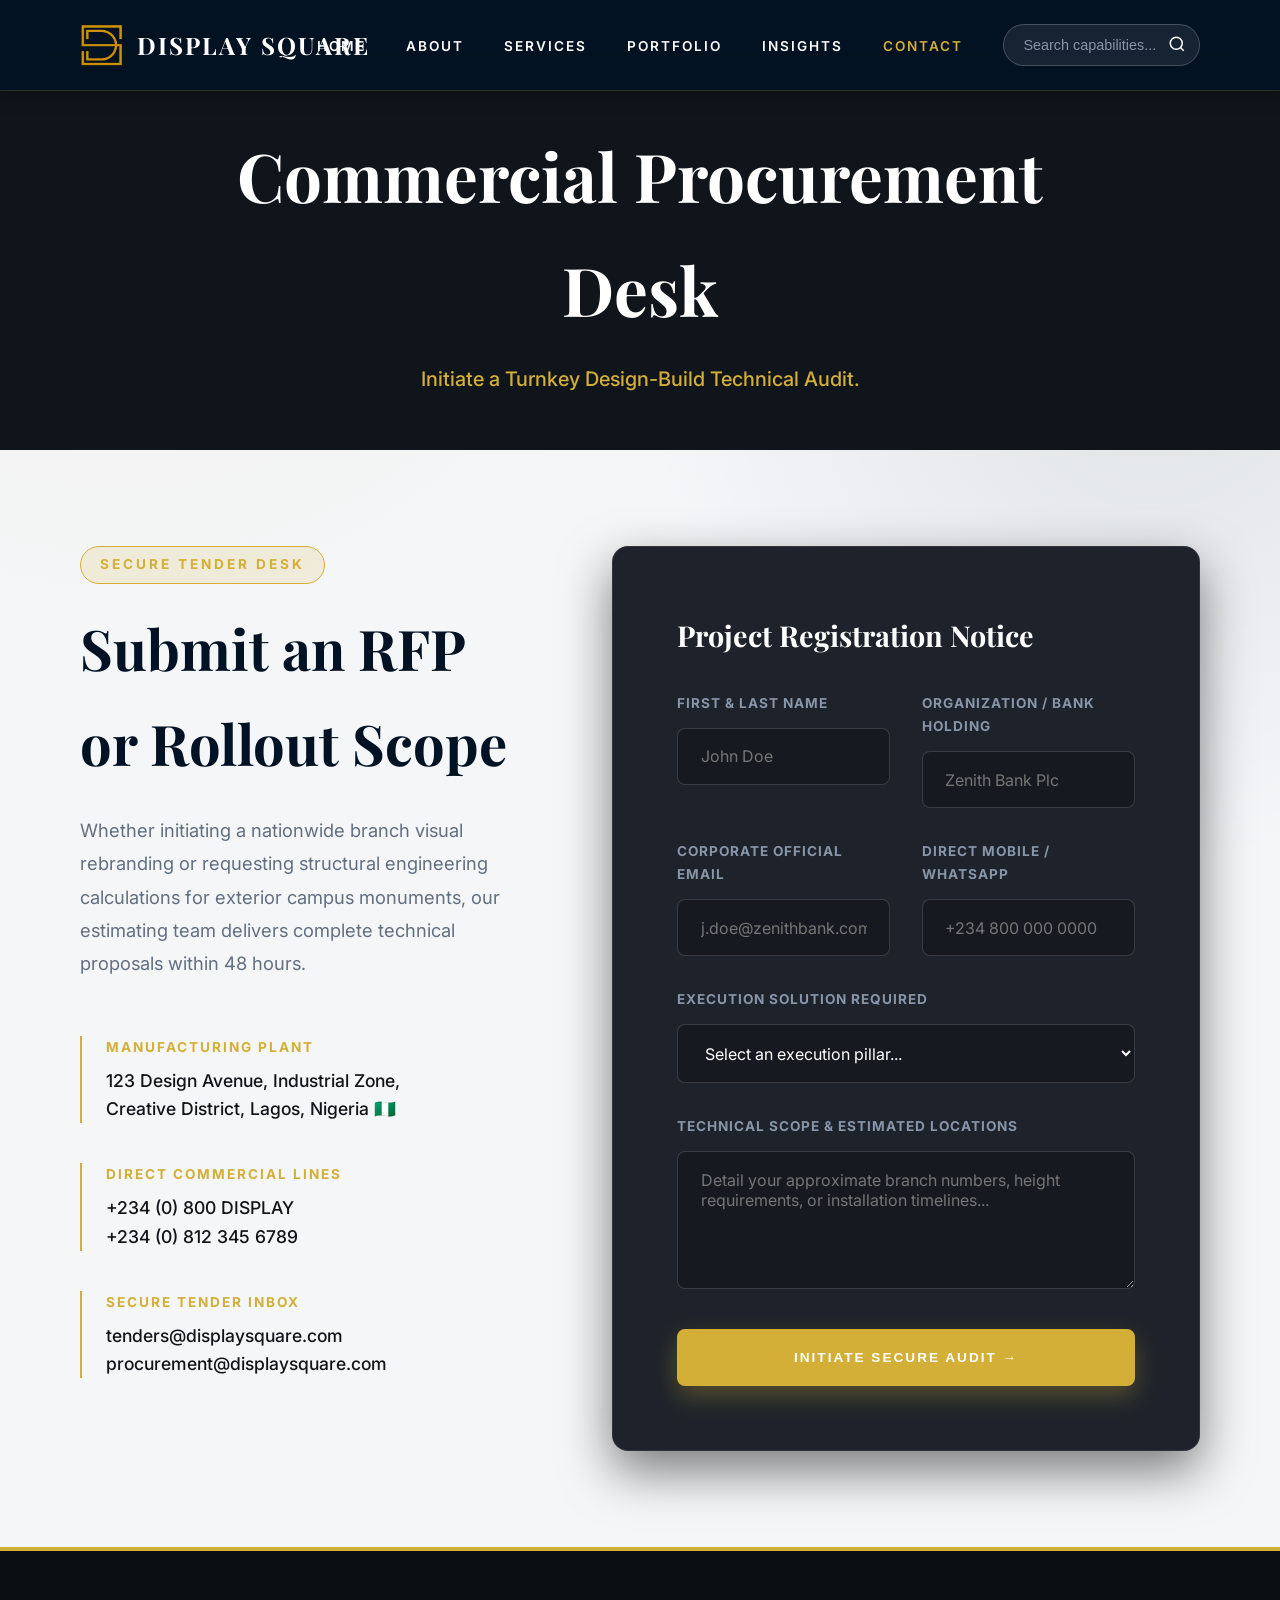
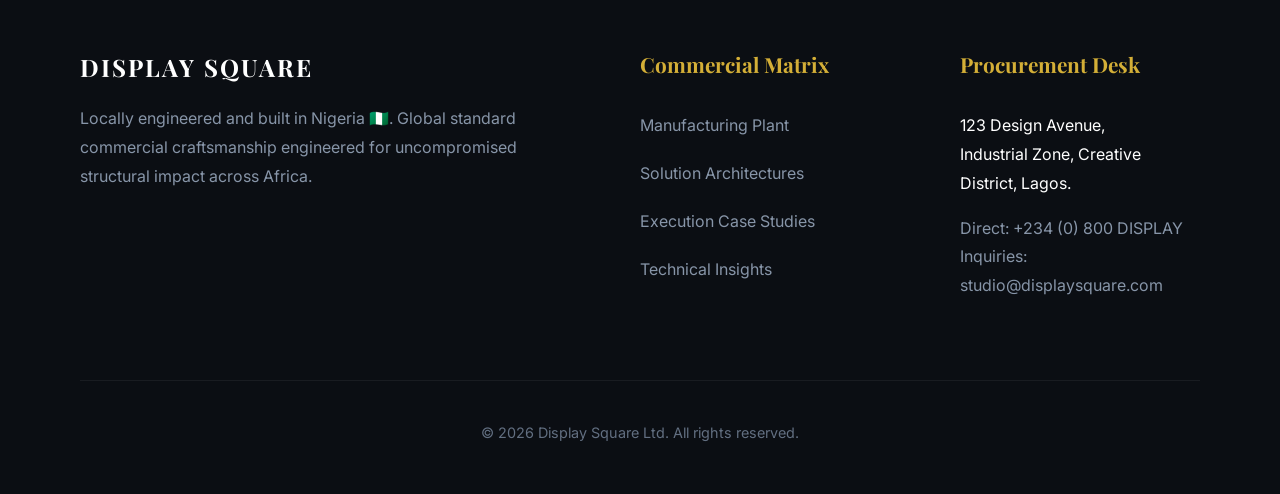
<file: contact.html>
<!DOCTYPE html>
<html lang="en">
<head>
    <meta charset="UTF-8">
    <meta name="viewport" content="width=device-width, initial-scale=1.0">
    <title>Contact Procurement Desk | Request Technical Audit | Display Square</title>
    <link rel="stylesheet" href="style.css">
</head>
<body>

    <header class="navbar">
        <a href="index.html" class="brand-container">
            <img src="Images/logo.png" alt="Display Square Logo" class="custom-logo" onerror="this.style.display='none'">
            <div class="logo">DISPLAY SQUARE</div>
        </a>
        <div class="menu-toggle" id="mobile-menu"><span class="bar"></span><span class="bar"></span><span class="bar"></span></div>
        <nav class="nav-center">
            <ul class="nav-links">
                <li class="close-menu-li"><button class="close-menu" aria-label="Close menu">&times;</button></li>
                <li class="mobile-search">
                    <form action="portfolio.html" method="GET" class="search-form">
                        <input type="text" name="query" placeholder="Search capabilities..." class="search-input">
                        <button type="submit" class="search-btn"><svg width="20" height="20" viewBox="0 0 24 24" fill="none" stroke="currentColor" stroke-width="2"><circle cx="11" cy="11" r="8"></circle><line x1="21" y1="21" x2="16.65" y2="16.65"></line></svg></button>
                    </form>
                </li>
                <li><a href="index.html">Home</a></li>
                <li><a href="about.html">About</a></li>
                <li><a href="services.html">Services</a></li>
                <li><a href="portfolio.html">Portfolio</a></li>
                <li><a href="blog.html">Insights</a></li>
                <li><a href="contact.html" class="active-link">Contact</a></li>
            </ul>
        </nav>
        <div class="nav-right">
            <form action="portfolio.html" method="GET" class="search-form">
                <input type="text" name="query" placeholder="Search capabilities..." class="search-input">
                <button type="submit" class="search-btn"><svg width="18" height="18" viewBox="0 0 24 24" fill="none" stroke="currentColor" stroke-width="2"><circle cx="11" cy="11" r="8"></circle><line x1="21" y1="21" x2="16.65" y2="16.65"></line></svg></button>
            </form>
        </div>
    </header>

    <section class="page-header" style="background-image: url('https://images.unsplash.com/photo-1497366811353-6870744d04b2?ixlib=rb-4.0.3&auto=format&fit=crop&w=1920&q=80');">
        <div class="header-content reveal">
            <h1>Commercial Procurement Desk</h1>
            <p>Initiate a Turnkey Design-Build Technical Audit.</p>
        </div>
    </section>

    <section class="contact-section reveal">
        <div class="contact-split">
            <div class="contact-info-panel">
                <span class="eyebrow" style="margin-bottom: 1rem;">SECURE TENDER DESK</span>
                <h2 style="color: var(--accent-blue);">Submit an RFP or Rollout Scope</h2>
                <p style="color: var(--text-muted);">Whether initiating a nationwide branch visual rebranding or requesting structural engineering calculations for exterior campus monuments, our estimating team delivers complete technical proposals within 48 hours.</p>
                
                <div class="contact-details" style="margin-top: 3rem;">
                    <div class="detail-item"><span class="detail-label">Manufacturing Plant</span><p style="color: var(--text-dark);">123 Design Avenue, Industrial Zone,<br>Creative District, Lagos, Nigeria 🇳🇬</p></div>
                    <div class="detail-item"><span class="detail-label">Direct Commercial Lines</span><p style="color: var(--text-dark);">+234 (0) 800 DISPLAY<br>+234 (0) 812 345 6789</p></div>
                    <div class="detail-item"><span class="detail-label">Secure Tender Inbox</span><p style="color: var(--text-dark);">tenders@displaysquare.com<br>procurement@displaysquare.com</p></div>
                </div>
            </div>
            <div class="contact-form-panel">
                <form action="#" method="POST" class="glass-form" style="background: var(--graphite);">
                    <h3 style="color: #ffffff; margin-bottom: 2rem; font-family: 'Playfair Display', serif; font-size: 1.8rem;">Project Registration Notice</h3>
                    <div class="form-row">
                        <div class="form-group"><label>First & Last Name</label><input type="text" placeholder="John Doe" required></div>
                        <div class="form-group"><label>Organization / Bank Holding</label><input type="text" placeholder="Zenith Bank Plc" required></div>
                    </div>
                    <div class="form-row">
                        <div class="form-group"><label>Corporate Official Email</label><input type="email" placeholder="j.doe@zenithbank.com" required></div>
                        <div class="form-group"><label>Direct Mobile / WhatsApp</label><input type="tel" placeholder="+234 800 000 0000" required></div>
                    </div>
                    <div class="form-group">
                        <label>Execution Solution Required</label>
                        <select required>
                            <option value="">Select an execution pillar...</option>
                            <option value="retail">Retail Displays & VM Rollout</option>
                            <option value="architectural">Architectural Signage Systems</option>
                            <option value="wayfinding">Corporate Campus Wayfinding</option>
                            <option value="interiors">Commercial Branded Interiors</option>
                            <option value="exhibitions">Exhibition Pavilions</option>
                            <option value="fabrication">Heavy Metal/Acrylic Fabrication</option>
                        </select>
                    </div>
                    <div class="form-group"><label>Technical Scope & Estimated Locations</label><textarea rows="5" placeholder="Detail your approximate branch numbers, height requirements, or installation timelines..." required></textarea></div>
                    <button type="submit" class="btn" style="width: 100%; border-radius: 8px; padding: 1.2rem;">Initiate Secure Audit &rarr;</button>
                </form>
            </div>
        </div>
    </section>

    <footer>
        <div class="footer-container reveal">
            <div class="footer-col"><div class="brand-container" style="margin-bottom: 1rem;"><div class="logo">DISPLAY SQUARE</div></div><p>Locally engineered and built in Nigeria 🇳🇬. Global standard commercial craftsmanship engineered for uncompromised structural impact across Africa.</p></div>
            <div class="footer-col"><h4>Commercial Matrix</h4><ul><li><a href="about.html">Manufacturing Plant</a></li><li><a href="services.html">Solution Architectures</a></li><li><a href="portfolio.html">Execution Case Studies</a></li><li><a href="blog.html">Technical Insights</a></li></ul></div>
            <div class="footer-col"><h4>Procurement Desk</h4><p style="color: #ffffff;">123 Design Avenue,<br>Industrial Zone, Creative District, Lagos.</p><p style="margin-top: 1rem;">Direct: +234 (0) 800 DISPLAY<br>Inquiries: studio@displaysquare.com</p></div>
        </div>
        <div class="footer-bottom"><p>&copy; 2026 Display Square Ltd. All rights reserved.</p></div>
    </footer>
    <script src="script.js"></script>
</body>
</html>
</file>
<file: style.css>
/* =========================================
   1. GLOBAL VARIABLES & RESET (v2.0)
   ========================================= */
@import url('https://fonts.googleapis.com/css2?family=Inter:wght@300;400;500;600;700;800;900&family=Playfair+Display:ital,wght@0,400;0,600;0,700;1,400&display=swap');

/* Hide mobile-only elements on desktop */
@media (min-width: 901px) {
    .menu-toggle, #mobile-menu, .mobile-search, .close-menu, .close-menu-li {
        display: none !important; visibility: hidden !important;
        opacity: 0 !important; width: 0 !important; height: 0 !important;
        pointer-events: none !important;
    }
}

/* Base close-menu button — hidden by default, shown in mobile media query */
.close-menu {
    display: none;
    background: none;
    border: none;
    cursor: pointer;
    font-family: inherit;
}
.close-menu-li {
    display: none;
    list-style: none;
}

:root {
    /* Brand Equity Colors */
    --accent-blue: #001224; /* Display Square Blue */
    --accent-gold: #d4af37; /* Display Square Gold */
    
    /* New Industrial Premium Neutrals */
    --graphite: #1e232b;    /* Heavy structural background */
    --charcoal: #2b323c;    /* Secondary container neutral */
    --steel-grey: #8795a8;  /* Technical typography neutral */
    --warm-white: #f4f6f8;  /* Crisp contrast white */
    
    --text-dark: #111418;
    --text-muted: #626f81;
    
    /* Glassmorphism & Overlays */
    --glass-bg: rgba(30, 35, 43, 0.75);
    --glass-border: rgba(255, 255, 255, 0.12);
    --glass-shadow: 0 12px 40px 0 rgba(0, 0, 0, 0.4);
    --glass-blur: blur(20px);
    
    --transition-speed: 0.8s;
}

* { margin: 0; padding: 0; box-sizing: border-box; }

body {
    font-family: 'Inter', sans-serif;
    color: var(--text-dark);
    line-height: 1.7;
    overflow-x: hidden;
    background-color: var(--warm-white); 
    background-image: 
        radial-gradient(circle at 10% 10%, rgba(212, 175, 55, 0.08) 0%, transparent 40%),
        radial-gradient(circle at 90% 40%, rgba(0, 18, 36, 0.08) 0%, transparent 40%);
    background-attachment: fixed;
}

/* =========================================
   2. INDUSTRIAL PREMIUM NAVBAR
   ========================================= */
.navbar {
    position: fixed; top: 0; width: 100%; padding: 1.5rem 5rem;
    display: flex; justify-content: space-between; align-items: center;
    background: rgba(0, 18, 36, 0.85); backdrop-filter: var(--glass-blur); -webkit-backdrop-filter: var(--glass-blur);
    z-index: 1100; border-bottom: 1px solid rgba(212, 175, 55, 0.2);
    transition: all 0.4s ease; box-shadow: 0 4px 20px rgba(0,0,0,0.3);
}

.brand-container { display: flex; align-items: center; gap: 14px; text-decoration: none; z-index: 2; }
.custom-logo { height: 42px; width: auto; display: block; }
.logo { font-family: 'Playfair Display', serif; font-size: 1.5rem; font-weight: 700; letter-spacing: 2px; color: #ffffff; text-transform: uppercase; }

.nav-center { position: absolute; left: 50%; transform: translateX(-50%); }
.nav-links { list-style: none; display: flex; gap: 2.5rem; align-items: center; }
.nav-links a {
    color: #ffffff; text-decoration: none; font-size: 0.85rem;
    text-transform: uppercase; letter-spacing: 2px; font-weight: 600;
    transition: color 0.3s ease;
}
.nav-links a:hover, .nav-links a.active-link { color: var(--accent-gold); }

.nav-right { z-index: 2; }
.search-form {
    display: flex; align-items: center;
    background: rgba(255, 255, 255, 0.08); border: 1px solid rgba(255, 255, 255, 0.2);
    border-radius: 30px; padding: 0.3rem 0.5rem 0.3rem 1.2rem;
    transition: all 0.4s ease;
}
.search-form:focus-within { background: rgba(255, 255, 255, 0.15); border-color: var(--accent-gold); }
.search-input { background: transparent; border: none; color: #ffffff; font-size: 0.9rem; outline: none; width: 140px; transition: width 0.4s ease; }
.search-input::placeholder { color: var(--steel-grey); }
.search-input:focus { width: 210px; }
.search-btn { background: transparent; border: none; color: #ffffff; cursor: pointer; padding: 0.3rem; transition: color 0.3s; }
.search-btn:hover { color: var(--accent-gold); }

/* =========================================
   3. HERO CAROUSEL (Execution Pillars)
   ========================================= */
.hero-carousel { position: relative; height: 100vh; width: 100%; overflow: hidden; top: 0; background: var(--graphite); }
.carousel-container { height: 100%; width: 100%; }
.slide {
    position: absolute; inset: 0; background-size: cover; background-position: center;
    opacity: 0; transition: opacity var(--transition-speed) ease-in-out, transform 5s ease;
    display: flex; align-items: center; justify-content: center; transform: scale(1.05);
}
.slide::before { content: ''; position: absolute; inset: 0; background: linear-gradient(to right, rgba(15, 19, 25, 0.9) 0%, rgba(30, 35, 43, 0.6) 100%); }
.slide.active { opacity: 1; z-index: 1; transform: scale(1); }

.slide-content { position: relative; z-index: 2; text-align: center; max-width: 950px; padding: 0 2rem; transform: translateY(30px); opacity: 0; transition: all 1s ease 0.3s; }
.slide.active .slide-content { transform: translateY(0); opacity: 1; }

.eyebrow { display: inline-block; background: rgba(212, 175, 55, 0.15); border: 1px solid var(--accent-gold); padding: 0.4rem 1.2rem; border-radius: 30px; font-size: 0.85rem; letter-spacing: 3px; color: var(--accent-gold); text-transform: uppercase; margin-bottom: 1.5rem; font-weight: 700; }
.slide-content h1 { font-family: 'Playfair Display', serif; font-size: 4.8rem; margin-bottom: 1.5rem; line-height: 1.1; color: #ffffff; font-weight: 700; }
.slide-content p { font-size: 1.25rem; color: var(--steel-grey); margin-bottom: 2.5rem; font-weight: 400; max-width: 800px; margin-inline: auto; }

.btn-group { display: flex; gap: 1.5rem; justify-content: center; align-items: center; }
.btn { display: inline-block; padding: 1.1rem 3.2rem; border: 2px solid var(--accent-gold); color: #ffffff; background-color: var(--accent-gold); text-decoration: none; text-transform: uppercase; letter-spacing: 2px; font-size: 0.85rem; font-weight: 700; transition: all 0.4s ease; border-radius: 30px; box-shadow: 0 10px 25px rgba(212, 175, 55, 0.3); }
.btn:hover { background: transparent; color: var(--accent-gold); }
.btn-secondary { background: rgba(255,255,255,0.1); border-color: rgba(255,255,255,0.3); box-shadow: none; }
.btn-secondary:hover { background: #ffffff; color: var(--accent-blue); border-color: #ffffff; }

.prev-btn, .next-btn { position: absolute; top: 50%; transform: translateY(-50%); background: var(--glass-bg); border: 1px solid var(--glass-border); color: #ffffff; font-size: 1.5rem; cursor: pointer; z-index: 10; padding: 1.2rem; transition: all 0.3s; border-radius: 50%; }
.prev-btn:hover, .next-btn:hover { background: var(--accent-gold); border-color: var(--accent-gold); }
.prev-btn { left: 3rem; } .next-btn { right: 3rem; }

.carousel-dots { position: absolute; bottom: 3rem; left: 50%; transform: translateX(-50%); display: flex; gap: 1rem; z-index: 10; }
.dot { width: 12px; height: 12px; background: rgba(255,255,255,0.3); border-radius: 50%; cursor: pointer; transition: all 0.3s; }
.dot.active { background: var(--accent-gold); width: 35px; border-radius: 6px; }

/* =========================================
   4. GLOBAL COMMERCIAL SECTIONS
   ========================================= */
section { padding: 8rem 5rem; }
.dark-section { background-color: var(--graphite); color: #ffffff; }
.navy-section { background-color: var(--accent-blue); color: #ffffff; }
.charcoal-section { background-color: var(--charcoal); color: #ffffff; }

.section-heading { text-align: center; margin-bottom: 4.5rem; max-width: 850px; margin-inline: auto; }
.section-heading.left-align { text-align: left; margin-inline: 0; margin-bottom: 3.5rem; }
.section-heading h2 { font-family: 'Playfair Display', serif; font-size: 3.2rem; color: inherit; margin-bottom: 1.2rem; font-weight: 700; }
.section-heading p { font-size: 1.15rem; color: var(--text-muted); font-weight: 400; line-height: 1.8; }
.dark-section .section-heading p, .navy-section .section-heading p, .charcoal-section .section-heading p { color: var(--steel-grey); }

/* Capability Quick Answers Grid (Homepage) */
.capability-answers-grid { display: grid; grid-template-columns: repeat(auto-fit, minmax(320px, 1fr)); gap: 2.5rem; max-width: 1400px; margin: 0 auto; }
.answer-card { background: #ffffff; border: 1px solid #e2e7ec; padding: 3rem; border-radius: 12px; box-shadow: 0 10px 30px rgba(0,0,0,0.03); transition: transform 0.4s, border-color 0.4s; }
.dark-section .answer-card { background: var(--charcoal); border-color: rgba(255,255,255,0.08); }
.answer-card:hover { transform: translateY(-8px); border-color: var(--accent-gold); }
.answer-card svg { color: var(--accent-gold); margin-bottom: 1.5rem; }
.answer-card h3 { font-size: 1.4rem; font-weight: 700; color: var(--accent-blue); margin-bottom: 1rem; }
.dark-section .answer-card h3 { color: #ffffff; }
.answer-card p { color: var(--text-muted); font-size: 1rem; line-height: 1.7; }
.dark-section .answer-card p { color: var(--steel-grey); }

/* Restored Early Client Logos Section */
.client-logos-banner { padding: 4rem 5rem; background: var(--charcoal); border-bottom: 1px solid rgba(255,255,255,0.05); }
.client-logos-track { display: flex; flex-wrap: wrap; justify-content: center; align-items: center; gap: 4.5rem; max-width: 1400px; margin: 0 auto; }
.client-logo-item { font-family: 'Inter', sans-serif; font-size: 1.15rem; font-weight: 800; letter-spacing: 3px; color: var(--steel-grey); text-transform: uppercase; transition: all 0.3s; cursor: default; display: flex; align-items: center; gap: 10px; }
.client-logo-item:hover { color: #ffffff; transform: scale(1.05); }
.client-logo-item::before { content: '•'; color: var(--accent-gold); }

/* =========================================
   5. EXPANDED 6-PILLAR SERVICES GRID
   ========================================= */
.services-matrix-grid { display: grid; grid-template-columns: repeat(auto-fit, minmax(400px, 1fr)); gap: 3rem; max-width: 1400px; margin: 0 auto; }
.service-pillar-card { background: var(--charcoal); border: 1px solid rgba(255,255,255,0.08); border-radius: 16px; overflow: hidden; display: flex; flex-direction: column; transition: all 0.4s ease; }
.service-pillar-card:hover { transform: translateY(-10px); border-color: var(--accent-gold); box-shadow: 0 20px 40px rgba(0,0,0,0.4); }
.pillar-img { height: 260px; width: 100%; overflow: hidden; position: relative; }
.pillar-img img { width: 100%; height: 100%; object-fit: cover; transition: transform 0.8s; }
.service-pillar-card:hover .pillar-img img { transform: scale(1.08); }
.pillar-img::after { content: ''; position: absolute; inset: 0; background: linear-gradient(to top, var(--charcoal) 0%, transparent 60%); }
.pillar-content { padding: 3rem; flex: 1; display: flex; flex-direction: column; }
.pillar-num { color: var(--accent-gold); font-weight: 800; font-size: 1.1rem; letter-spacing: 2px; margin-bottom: 0.5rem; display: block; }
.pillar-content h3 { font-family: 'Playfair Display', serif; font-size: 2.2rem; color: #ffffff; margin-bottom: 1.5rem; line-height: 1.2; font-weight: 700; }
.pillar-list { list-style: none; margin-bottom: 2.5rem; flex: 1; display: flex; flex-direction: column; gap: 0.8rem; }
.pillar-list li { color: var(--steel-grey); font-size: 1.05rem; display: flex; align-items: center; gap: 10px; }
.pillar-list li svg { flex-shrink: 0; color: var(--accent-gold); }
.pillar-cta { margin-top: auto; padding-top: 1.5rem; border-top: 1px solid rgba(255,255,255,0.08); display: flex; align-items: center; justify-content: space-between; color: var(--accent-gold); font-weight: 700; text-transform: uppercase; letter-spacing: 1px; font-size: 0.85rem; text-decoration: none; }
.pillar-cta:hover .arrow { transform: translateX(6px); }

/* =========================================
   6. SOLUTION-BASED SERVICES PAGE MATRIX
   ========================================= */
.solution-editorial-block { display: flex; flex-direction: column; gap: 8rem; max-width: 1400px; margin: 0 auto; }
.solution-row { display: grid; grid-template-columns: 1fr 1.3fr; gap: 5rem; align-items: center; }
.solution-row.reverse { grid-template-columns: 1.3fr 1fr; }
.solution-img-box { border-radius: 16px; overflow: hidden; box-shadow: 0 20px 50px rgba(0,0,0,0.5); border: 1px solid rgba(255,255,255,0.1); height: 550px; }
.solution-row.reverse .solution-img-box { grid-column: 1; }
.solution-row.reverse .solution-specs { grid-column: 2; }
.solution-img-box img { width: 100%; height: 100%; object-fit: cover; }
.solution-specs h3 { font-family: 'Playfair Display', serif; font-size: 2.8rem; color: #ffffff; margin-bottom: 1.5rem; font-weight: 700; }
.solution-specs p.lead-desc { font-size: 1.15rem; color: var(--steel-grey); margin-bottom: 2.5rem; line-height: 1.8; }
.spec-grid { display: grid; grid-template-columns: 1fr 1fr; gap: 1.8rem; margin-bottom: 2.5rem; background: rgba(0,0,0,0.2); padding: 2rem; border-radius: 12px; border: 1px solid rgba(255,255,255,0.05); }
.spec-item h5 { color: var(--accent-gold); font-size: 0.85rem; text-transform: uppercase; letter-spacing: 1px; margin-bottom: 0.4rem; }
.spec-item p { color: #ffffff; font-size: 0.95rem; margin: 0; }
.solution-specs .btn { padding: 0.8rem 2.2rem; font-size: 0.8rem; }

/* =========================================
   7. CASE-STUDY PORTFOLIO ENGINE
   ========================================= */
.portfolio-filter-bar { display: flex; justify-content: center; flex-wrap: wrap; gap: 1rem; margin-bottom: 4rem; }
.filter-pill { background: #ffffff; border: 1px solid #d1d7dc; color: var(--accent-blue); padding: 0.6rem 1.8rem; border-radius: 30px; font-size: 0.9rem; font-weight: 600; cursor: pointer; transition: all 0.3s; text-transform: uppercase; letter-spacing: 1px; }
.filter-pill.active, .filter-pill:hover { background: var(--accent-blue); color: #ffffff; border-color: var(--accent-blue); box-shadow: 0 4px 15px rgba(0,18,36,0.2); }

.portfolio-gallery-grid { display: grid; grid-template-columns: repeat(auto-fill, minmax(420px, 1fr)); gap: 2.5rem; max-width: 1400px; margin: 0 auto; }
.case-study-card { background: #ffffff; border: 1px solid #e1e6eb; border-radius: 16px; overflow: hidden; box-shadow: 0 10px 30px rgba(0,0,0,0.04); transition: all 0.4s; display: flex; flex-direction: column; }
.case-study-card:hover { transform: translateY(-8px); box-shadow: 0 20px 40px rgba(0,0,0,0.12); border-color: var(--accent-blue); }
.card-thumb { height: 300px; overflow: hidden; position: relative; }
.card-thumb img { width: 100%; height: 100%; object-fit: cover; transition: transform 0.8s; }
.case-study-card:hover .card-thumb img { transform: scale(1.06); }
.card-thumb .sector-badge { position: absolute; top: 1.5rem; left: 1.5rem; background: rgba(0, 18, 36, 0.85); backdrop-filter: blur(8px); color: var(--accent-gold); font-size: 0.75rem; font-weight: 700; text-transform: uppercase; letter-spacing: 2px; padding: 0.4rem 1rem; border-radius: 20px; z-index: 2; }
.card-brief { padding: 2.5rem; flex: 1; display: flex; flex-direction: column; }
.card-brief h3 { font-family: 'Playfair Display', serif; font-size: 1.8rem; color: var(--accent-blue); margin-bottom: 0.8rem; font-weight: 700; }
.client-org { font-size: 0.9rem; color: var(--text-muted); font-weight: 600; margin-bottom: 1.5rem; display: block; }
.brief-snippet { color: var(--text-muted); font-size: 0.95rem; line-height: 1.6; margin-bottom: 2rem; }
.scope-tags { display: flex; flex-wrap: wrap; gap: 0.6rem; margin-bottom: 2.5rem; }
.scope-tags span { background: var(--warm-white); color: var(--text-muted); font-size: 0.8rem; font-weight: 600; padding: 0.3rem 0.8rem; border-radius: 6px; }
.view-case-btn { margin-top: auto; width: 100%; background: var(--accent-blue); color: #ffffff; border: none; padding: 1rem; border-radius: 8px; font-weight: 700; text-transform: uppercase; letter-spacing: 1px; font-size: 0.85rem; cursor: pointer; transition: background 0.3s; display: flex; align-items: center; justify-content: center; gap: 10px; }
.view-case-btn:hover { background: var(--accent-gold); color: var(--accent-blue); }

/* Expandable Case Study Modal Popup */
.case-modal-overlay { position: fixed; inset: 0; background: rgba(15, 19, 25, 0.85); backdrop-filter: blur(15px); z-index: 10000; display: flex; align-items: center; justify-content: center; padding: 2rem; opacity: 0; pointer-events: none; transition: opacity 0.4s ease; }
.case-modal-overlay.active { opacity: 1; pointer-events: auto; }
.case-modal-box { background: var(--graphite); border: 1px solid var(--accent-gold); width: 100%; max-width: 1000px; max-height: 90vh; border-radius: 20px; overflow-y: auto; color: #ffffff; box-shadow: 0 25px 60px rgba(0,0,0,0.6); position: relative; transform: translateY(30px); transition: transform 0.4s ease; }
.case-modal-overlay.active .case-modal-box { transform: translateY(0); }
.modal-close { position: absolute; top: 1.5rem; right: 1.5rem; width: 45px; height: 45px; background: rgba(255,255,255,0.1); border-radius: 50%; display: flex; align-items: center; justify-content: center; font-size: 1.8rem; color: #ffffff; cursor: pointer; border: none; transition: background 0.3s; z-index: 10; }
.modal-close:hover { background: var(--accent-gold); color: var(--accent-blue); }
.modal-header { padding: 4rem 4rem 2rem 4rem; border-bottom: 1px solid rgba(255,255,255,0.08); background: var(--charcoal); }
.modal-header span.client-tag { color: var(--accent-gold); font-weight: 700; letter-spacing: 2px; text-transform: uppercase; font-size: 0.9rem; display: block; margin-bottom: 0.5rem; }
.modal-header h2 { font-family: 'Playfair Display', serif; font-size: 3.2rem; margin-bottom: 1rem; font-weight: 700; }
.modal-body { padding: 4rem; display: flex; flex-direction: column; gap: 3.5rem; }
.modal-grid-2 { display: grid; grid-template-columns: 1fr 1fr; gap: 3rem; }
.modal-section h4 { color: var(--accent-gold); font-size: 1.1rem; text-transform: uppercase; letter-spacing: 1px; margin-bottom: 1rem; border-bottom: 1px solid rgba(212,175,55,0.3); padding-bottom: 0.5rem; }
.modal-section p, .modal-section ul li { color: var(--steel-grey); font-size: 1.05rem; line-height: 1.8; }
.modal-section ul { list-style-position: inside; }

/* =========================================
   8. OPERATIONAL CREDIBILITY & COUNTERS
   ========================================= */
.infrastructure-grid { display: grid; grid-template-columns: repeat(auto-fit, minmax(260px, 1fr)); gap: 3rem; max-width: 1400px; margin: 0 auto; }
.stat-card { border-left: 3px solid var(--accent-gold); padding: 1.5rem 0 1.5rem 2.5rem; background: rgba(255,255,255,0.02); }
.stat-num { font-family: 'Playfair Display', serif; font-size: 4.2rem; font-weight: 700; color: #ffffff; line-height: 1; margin-bottom: 0.5rem; display: block; }
.stat-label { font-size: 1.1rem; font-weight: 600; color: var(--accent-gold); text-transform: uppercase; letter-spacing: 1px; margin-bottom: 0.3rem; }
.stat-desc { color: var(--steel-grey); font-size: 0.95rem; }

/* Why Display Square Pillars */
.why-pillars-grid { display: grid; grid-template-columns: repeat(auto-fit, minmax(350px, 1fr)); gap: 3rem; max-width: 1400px; margin: 0 auto; }
.why-card { background: var(--charcoal); padding: 3.5rem; border-radius: 16px; border: 1px solid rgba(255,255,255,0.06); transition: transform 0.4s; }
.why-card:hover { transform: translateY(-8px); border-color: var(--accent-gold); }
.why-card h4 { font-size: 1.5rem; color: #ffffff; margin-bottom: 1rem; font-weight: 700; }
.why-card p { color: var(--steel-grey); line-height: 1.7; }

/* Industries We Serve Grid */
.industries-grid { display: grid; grid-template-columns: repeat(auto-fit, minmax(220px, 1fr)); gap: 1.5rem; max-width: 1400px; margin: 0 auto; }
.industry-box { background: rgba(255,255,255,0.03); border: 1px solid rgba(255,255,255,0.1); padding: 2.5rem 2rem; border-radius: 12px; text-align: center; transition: all 0.3s; }
.industry-box:hover { background: var(--accent-gold); color: var(--graphite); transform: scale(1.05); border-color: var(--accent-gold); }
.industry-box h5 { font-size: 1.1rem; font-weight: 700; letter-spacing: 1px; }

/* Restored Testimonials */
.testimonial-grid { display: grid; grid-template-columns: repeat(auto-fit, minmax(350px, 1fr)); gap: 3rem; max-width: 1400px; margin: 0 auto; }
.testimonial-card { background: #ffffff; padding: 3.5rem; border: 1px solid #e2e7ec; border-radius: 16px; box-shadow: 0 10px 30px rgba(0,0,0,0.04); }
.quote { font-family: 'Playfair Display', serif; font-size: 1.25rem; font-style: italic; color: var(--accent-blue); margin-bottom: 2.5rem; line-height: 1.8; }
.client-info h5 { color: var(--accent-gold); font-size: 1.05rem; text-transform: uppercase; letter-spacing: 1px; margin-bottom: 0.2rem; }
.client-info span { color: var(--text-muted); font-size: 0.9rem; font-weight: 600; }

/* Page Headers for Inner Pages */
.page-header { height: 50vh; width: 100%; background-size: cover; background-position: center; position: relative; display: flex; align-items: center; justify-content: center; text-align: center; background-color: var(--graphite); }
.page-header::before { content: ''; position: absolute; inset: 0; background: rgba(15, 19, 25, 0.85); backdrop-filter: blur(4px); }
.header-content { position: relative; z-index: 2; padding: 0 2rem; margin-top: 4rem; max-width: 900px; }
.header-content h1 { font-family: 'Playfair Display', serif; font-size: 4.2rem; color: #ffffff; margin-bottom: 1rem; font-weight: 700; }
.header-content p { font-size: 1.25rem; color: var(--accent-gold); font-weight: 500; }

/* =========================================
   9. BLOG & CONTACT PAGES
   ========================================= */
.featured-blog-split { display: flex; gap: 4rem; align-items: center; max-width: 1400px; margin: 0 auto; }
.featured-img { flex: 1.2; border-radius: 12px; overflow: hidden; height: 480px; }
.featured-img img { width: 100%; height: 100%; object-fit: cover; transition: transform 0.8s; }
.featured-img:hover img { transform: scale(1.05); }
.featured-content { flex: 1; }
.blog-meta { display: block; color: var(--accent-gold); font-size: 0.85rem; text-transform: uppercase; letter-spacing: 2px; font-weight: 700; margin-bottom: 1rem; }
.featured-content h3 { font-family: 'Playfair Display', serif; font-size: 2.8rem; color: #ffffff; margin-bottom: 1.5rem; line-height: 1.2; font-weight: 700; }
.featured-content p { font-size: 1.1rem; color: var(--steel-grey); line-height: 1.8; }

.blog-grid { display: grid; grid-template-columns: repeat(auto-fit, minmax(360px, 1fr)); gap: 3rem; max-width: 1400px; margin: 0 auto; }
.blog-card { background: #ffffff; border: 1px solid #e2e7ec; border-radius: 16px; overflow: hidden; box-shadow: 0 10px 30px rgba(0,0,0,0.03); transition: transform 0.4s; }
.blog-card:hover { transform: translateY(-8px); border-color: var(--accent-gold); }
.blog-img-wrapper { height: 260px; overflow: hidden; }
.blog-img-wrapper img { width: 100%; height: 100%; object-fit: cover; transition: transform 0.8s; }
.blog-card:hover .blog-img-wrapper img { transform: scale(1.06); }
.blog-text { padding: 2.5rem; }
.blog-text h4 { font-family: 'Playfair Display', serif; font-size: 1.6rem; color: var(--accent-blue); margin-bottom: 1rem; font-weight: 700; }
.blog-text p { color: var(--text-muted); font-size: 1rem; line-height: 1.6; margin-bottom: 1.8rem; }
.blog-text .btn { padding: 0.7rem 2rem; font-size: 0.75rem; }

.contact-section { padding-top: 6rem; padding-bottom: 6rem; }
.contact-split { display: flex; gap: 5rem; max-width: 1400px; margin: 0 auto; align-items: flex-start; }
.contact-info-panel { flex: 1; }
.contact-info-panel h2 { font-family: 'Playfair Display', serif; font-size: 3.5rem; color: #ffffff; margin-bottom: 1.5rem; font-weight: 700; }
.contact-info-panel p { font-size: 1.15rem; color: var(--steel-grey); margin-bottom: 3.5rem; line-height: 1.8; }
.contact-details { display: flex; flex-direction: column; gap: 2.5rem; }
.detail-item { border-left: 2px solid var(--accent-gold); padding-left: 1.5rem; }
.detail-label { display: block; color: var(--accent-gold); font-size: 0.85rem; text-transform: uppercase; letter-spacing: 2px; font-weight: 700; margin-bottom: 0.5rem; }
.detail-item p { color: #ffffff; font-size: 1.1rem; margin: 0; line-height: 1.6; font-weight: 500; }

.contact-form-panel { flex: 1.3; }
.glass-form { background: var(--charcoal); border: 1px solid rgba(255,255,255,0.08); padding: 4rem; border-radius: 16px; box-shadow: 0 20px 50px rgba(0,0,0,0.5); }
.form-row { display: flex; gap: 2rem; }
.form-group { margin-bottom: 2rem; flex: 1; }
.form-group label { display: block; color: var(--steel-grey); font-size: 0.85rem; margin-bottom: 0.8rem; text-transform: uppercase; letter-spacing: 1px; font-weight: 700; }
.form-group input, .form-group select, .form-group textarea { width: 100%; background: rgba(0,0,0,0.25); border: 1px solid rgba(255, 255, 255, 0.15); color: #ffffff; padding: 1.1rem 1.4rem; border-radius: 8px; font-family: 'Inter', sans-serif; font-size: 1rem; outline: none; transition: all 0.3s; }
.form-group input:focus, .form-group select:focus, .form-group textarea:focus { border-color: var(--accent-gold); background: rgba(0,0,0,0.4); }
.form-group select option { background: var(--graphite); color: #ffffff; }

/* =========================================
   10. COMMERCIAL FOOTER
   ========================================= */
footer { background-color: #0b0e13; padding: 6rem 5rem 3rem 5rem; color: #ffffff; border-top: 4px solid var(--accent-gold); }
.footer-container { display: grid; grid-template-columns: 2fr 1fr 1fr; gap: 5rem; margin-bottom: 5rem; max-width: 1400px; margin-inline: auto; }
.footer-col h4 { font-family: 'Playfair Display', serif; color: var(--accent-gold); font-size: 1.3rem; margin-bottom: 1.8rem; font-weight: 700; }
.footer-col p, .footer-col ul li a { color: var(--steel-grey); font-size: 1rem; text-decoration: none; transition: color 0.3s; line-height: 1.8; }
.footer-col ul { list-style: none; display: flex; flex-direction: column; gap: 1.2rem; }
.footer-col ul li a:hover { color: #ffffff; }
.footer-bottom { text-align: center; padding-top: 2.5rem; border-top: 1px solid rgba(255,255,255,0.06); color: var(--text-muted); font-size: 0.9rem; }

.reveal { opacity: 0; transform: translateY(40px); transition: opacity 1s ease, transform 1s ease; }
.reveal.active { opacity: 1; transform: translateY(0); }

/* =========================================
   11. FLAWLESS MOBILE RESPONSIVENESS
   ========================================= */
@media (max-width: 1024px) {
    section, .client-logos-banner, footer { padding: 5rem 3rem; }
    .solution-row, .solution-row.reverse { grid-template-columns: 1fr; gap: 3rem; }
    .solution-row.reverse .solution-specs { grid-column: 1; }
    .solution-img-box { height: 400px; }
}

@media (max-width: 900px) {
    /* --- Navbar Layout --- */
    .nav-center { position: static !important; left: auto !important; transform: none !important; }
    .nav-right { display: none !important; }
    .navbar { padding: 1.2rem 1.5rem !important; }

    /* --- Hamburger Toggle --- */
    .menu-toggle {
        display: flex !important;
        flex-direction: column !important;
        justify-content: space-between;
        width: 32px; height: 24px;
        background: none; border: none; cursor: pointer; padding: 0;
        visibility: visible !important; opacity: 1 !important;
        pointer-events: auto !important; z-index: 1100 !important;
        /* Stays visible even when menu is open */
    }
    .menu-toggle .bar {
        display: block; width: 100%; height: 3px;
        border-radius: 2px; background-color: var(--accent-gold) !important;
        transition: transform 0.35s ease, opacity 0.35s ease;
    }
    /* Animate hamburger → X when menu open */
    body.menu-open .menu-toggle .bar:nth-child(1) { transform: translateY(10.5px) rotate(45deg); }
    body.menu-open .menu-toggle .bar:nth-child(2) { opacity: 0; transform: scaleX(0); }
    body.menu-open .menu-toggle .bar:nth-child(3) { transform: translateY(-10.5px) rotate(-45deg); }

    /* --- Slide-in Nav Panel --- */
    .nav-links {
        position: fixed;
        top: 0; right: -100%;
        width: min(80vw, 340px); height: 100vh;
        background: var(--graphite) !important;
        border-left: 1px solid rgba(212, 175, 55, 0.25);
        box-shadow: -12px 0 50px rgba(0, 0, 0, 0.7);
        display: flex !important;
        flex-direction: column;
        justify-content: flex-start;
        align-items: flex-start;
        gap: 0;
        padding: 5.5rem 2rem 3rem 2rem;
        transition: right 0.4s cubic-bezier(0.25, 0.46, 0.45, 0.94);
        z-index: 1050;
        margin: 0; list-style: none;
        overflow-y: auto;
    }
    .nav-links.active { right: 0; }

    /* Nav links inside the panel */
    .nav-links > li { width: 100%; }
    .nav-links a {
        display: block;
        font-size: 1.2rem !important;
        font-weight: 700 !important;
        color: #ffffff !important;
        letter-spacing: 1.5px;
        padding: 1rem 0;
        border-bottom: 1px solid rgba(255, 255, 255, 0.07);
        transition: color 0.3s, padding-left 0.3s;
    }
    .nav-links a:hover, .nav-links a.active-link { color: var(--accent-gold) !important; padding-left: 0.5rem; }

    /* --- Close Button (inside panel, top-right corner of panel) --- */
    .close-menu {
        display: flex !important;
        position: absolute !important;
        top: 1.2rem; right: 1.2rem;
        width: 40px; height: 40px;
        align-items: center; justify-content: center;
        font-size: 2rem; cursor: pointer;
        color: var(--accent-gold) !important;
        font-weight: 300; line-height: 1;
        z-index: 1060;
        background: rgba(212, 175, 55, 0.1);
        border-radius: 50%;
        border: 1px solid rgba(212, 175, 55, 0.3);
        transition: background 0.3s;
        /* Always shown when panel is rendered; panel is off-screen until .active */
        opacity: 1 !important; pointer-events: auto !important;
        visibility: visible !important;
    }
    .close-menu:hover { background: var(--accent-gold); color: var(--accent-blue) !important; }

    /* --- Backdrop Overlay --- */
    body.menu-open { overflow: hidden; }
    body.menu-open::before {
        content: '';
        position: fixed; inset: 0;
        background: rgba(0, 0, 0, 0.65);
        z-index: 1040;
    }

    /* --- Mobile Search inside panel --- */
    .mobile-search {
        display: block !important;
        width: 100%;
        visibility: visible !important; opacity: 1 !important;
        margin-bottom: 1.5rem;
        order: -1; /* appear above the nav links */
    }
    .mobile-search .search-form {
        background: rgba(0, 0, 0, 0.3);
        border-color: rgba(212, 175, 55, 0.4);
        padding: 0.75rem 1rem 0.75rem 1.2rem;
        border-radius: 10px;
        width: 100%;
    }
    .mobile-search .search-input { color: #ffffff; width: 100%; font-size: 1rem; }
    .mobile-search .search-input::placeholder { color: var(--steel-grey); }

    /* --- General Layout --- */
    section, .client-logos-banner, footer { padding: 4rem 1.2rem; }
    footer { padding: 4rem 1.2rem 2rem; }

    /* --- Hero Carousel --- */
    .slide-content h1 { font-size: 2.4rem; }
    .slide-content p { font-size: 1rem; }
    .btn-group { flex-direction: column; gap: 1rem; width: 100%; max-width: 360px; margin: 0 auto; }
    .btn-group .btn { width: 100%; text-align: center; padding: 1rem 2rem; }
    .prev-btn, .next-btn { padding: 0.8rem; font-size: 1.1rem; }
    .prev-btn { left: 1rem; }
    .next-btn { right: 1rem; }

    /* --- Portfolio --- */
    .portfolio-gallery-grid { grid-template-columns: 1fr; }
    .portfolio-filter-bar { gap: 0.6rem; }
    .filter-pill { font-size: 0.8rem; padding: 0.5rem 1.2rem; }

    /* --- Case Study Modal --- */
    .case-modal-overlay { padding: 0; align-items: flex-end; }
    .case-modal-box {
        border-radius: 20px 20px 0 0;
        max-height: 92vh;
        width: 100%;
        max-width: 100%;
    }
    .modal-header { padding: 2.5rem 1.5rem 1.5rem; }
    .modal-header h2 { font-size: 1.8rem; }
    .modal-body { padding: 1.5rem; gap: 2rem; }
    .modal-grid-2 { grid-template-columns: 1fr; gap: 1.5rem; }

    /* --- Contact / Blog / Footer --- */
    .contact-split { flex-direction: column; gap: 3rem; }
    .featured-blog-split { flex-direction: column; gap: 2rem; }
    .featured-img { height: 280px; }
    .featured-content h3 { font-size: 2rem; }
    .footer-container { grid-template-columns: 1fr; gap: 2.5rem; }
    .glass-form { padding: 2rem 1.2rem; }
    .form-row { flex-direction: column; gap: 0; }

    /* --- About / Services --- */
    .infrastructure-grid { grid-template-columns: 1fr 1fr; gap: 1.5rem; }
    .why-pillars-grid { grid-template-columns: 1fr; }
    .services-matrix-grid { grid-template-columns: 1fr !important; }
    .solution-row, .solution-row.reverse { grid-template-columns: 1fr; gap: 2rem; }
    .solution-row.reverse .solution-specs { grid-column: 1; grid-row: 2; }
    .solution-row.reverse .solution-img-box { grid-column: 1; grid-row: 1; }
    .solution-img-box { height: 280px; }
    .spec-grid { grid-template-columns: 1fr; gap: 1.2rem; }
    .stat-num { font-size: 3rem; }

    /* --- Blog grid --- */
    .blog-grid { grid-template-columns: 1fr; gap: 2rem; }
    .blog-img-wrapper { height: 200px; }

    /* --- Page header text --- */
    .header-content h1 { font-size: 2.8rem; }
}

@media (max-width: 480px) {
    .slide-content h1 { font-size: 1.9rem; }
    .header-content h1 { font-size: 2rem; }
    .section-heading h2 { font-size: 2.2rem; }
    .infrastructure-grid { grid-template-columns: 1fr; }
    .stat-num { font-size: 2.6rem; }
    .client-logos-track { gap: 2rem; }
    .client-logo-item { font-size: 0.9rem; }
    .capability-answers-grid { grid-template-columns: 1fr; }
}
</file>
